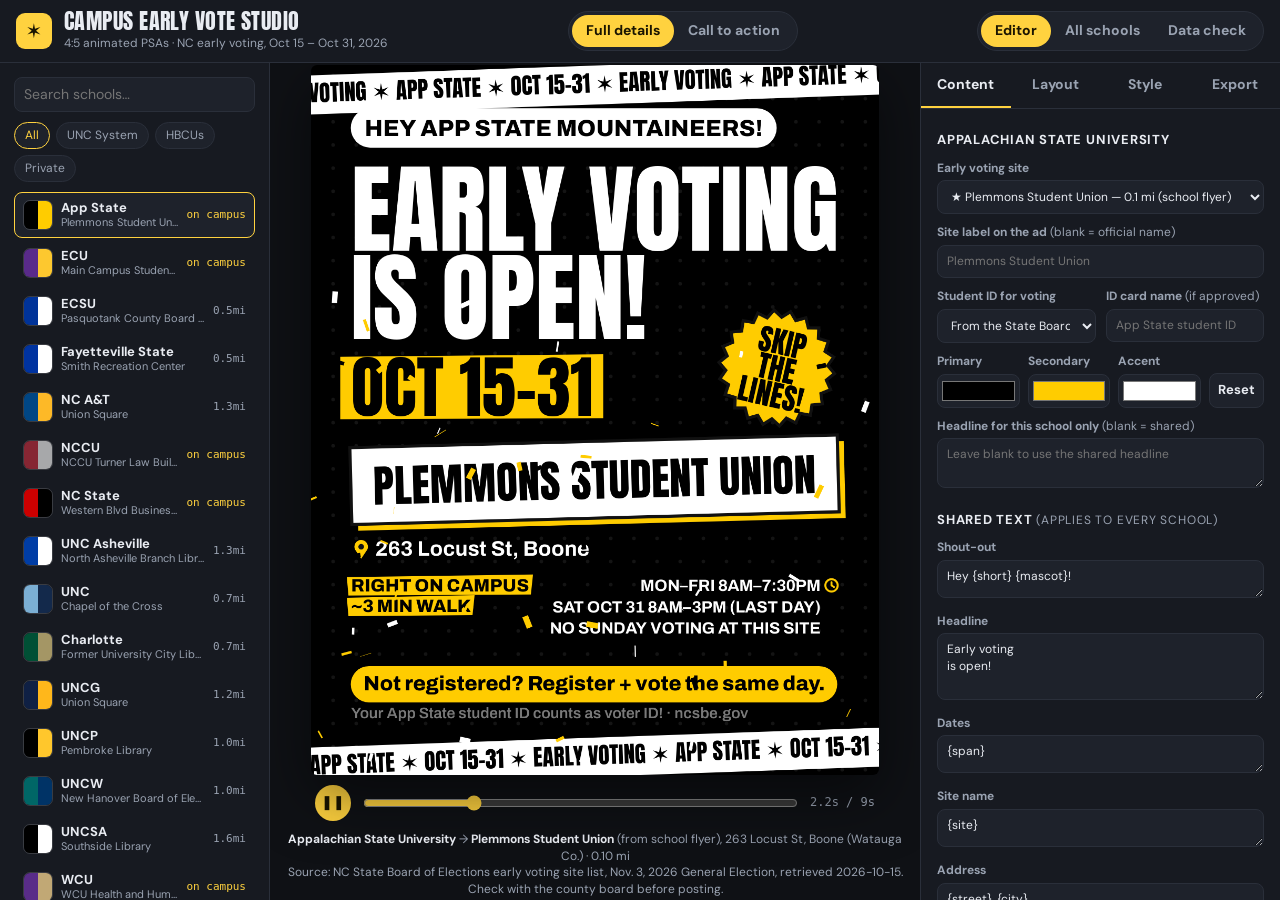
<file: index.html>
<!doctype html>
<html lang="en">
<head>
<meta charset="utf-8">
<meta name="viewport" content="width=device-width, initial-scale=1">
<title>Campus Early Vote Studio</title>
<link rel="preconnect" href="https://fonts.googleapis.com">
<link rel="preconnect" href="https://fonts.gstatic.com" crossorigin>
<link href="https://fonts.googleapis.com/css2?family=Anton&family=Archivo:wght@400;600;700;800;900&family=Bowlby+One&family=DM+Sans:wght@400;600;700;800&family=Bungee&family=Space+Grotesk:wght@400;600;700&family=Permanent+Marker&family=Rubik:wght@400;600;700;800&family=Bricolage+Grotesque:opsz,wght@12..96,500;12..96,800&family=Caveat:wght@700&display=swap" rel="stylesheet">
<link rel="stylesheet" href="styles.css">
</head>
<body>
<header class="topbar">
  <div class="brand">
    <span class="brand-mark">✶</span>
    <div>
      <h1>Campus Early Vote Studio</h1>
      <p class="sub">4:5 animated PSAs · NC early voting, Oct 15 – Oct 31, 2026</p>
    </div>
  </div>
  <div class="view-toggle" role="tablist" aria-label="Ad version">
    <button class="seg" data-variant="full" title="Site, address, hours, distance and ID reminder">Full details</button>
    <button class="seg" data-variant="cta" title="No site, hours, address or ID: just a big tap prompt">Call to action</button>
  </div>
  <div class="view-toggle" role="tablist">
    <button class="seg active" data-view="single">Editor</button>
    <button class="seg" data-view="grid">All schools</button>
    <button class="seg" data-view="table">Data check</button>
  </div>
</header>

<main class="app">
  <!-- Schools -->
  <aside class="panel left">
    <input id="search" type="search" placeholder="Search schools…" autocomplete="off">
    <div class="chips" id="filters">
      <button class="chip active" data-f="all">All</button>
      <button class="chip" data-f="public">UNC System</button>
      <button class="chip" data-f="hbcu">HBCUs</button>
      <button class="chip" data-f="private">Private</button>
    </div>
    <ul id="schoolList" class="school-list"></ul>
  </aside>

  <!-- Stage -->
  <section class="stage" id="stageSingle">
    <div class="canvas-wrap" id="canvasWrap">
      <canvas id="ad" width="1080" height="1350"></canvas>
      <canvas id="overlay" width="1080" height="1350"></canvas>
      <div class="rec-badge" id="recBadge" hidden>● REC</div>
    </div>
    <div class="transport">
      <button id="playBtn" class="icon-btn" title="Play / pause (space)">❚❚</button>
      <input id="scrub" type="range" min="0" max="1000" value="0">
      <span id="timeRead" class="mono">0.0s</span>
    </div>
    <div class="site-note" id="siteNote"></div>
  </section>

  <section class="stage grid-stage" id="stageGrid" hidden>
    <div class="grid-head">
      <p>Every ad, frozen at <input id="gridTime" type="number" step="0.5" min="0" value="4" class="num-sm">s. Click any card to edit it.</p>
    </div>
    <div class="ad-grid" id="adGrid"></div>
  </section>

  <section class="stage table-stage" id="stageTable" hidden>
    <p class="muted">Student IDs: approvals from the State Board's 2025–26 list (valid through Dec 31, 2026); schools not confirmed get a general photo-ID line instead. Each school's chosen early voting site. Students can only vote early in the county where they're registered, so the picker only offers sites in the campus county. ⚠ marks places to double-check before publishing.</p>
    <div class="table-scroll"><table id="dataTable"></table></div>
  </section>

  <!-- Controls -->
  <aside class="panel right">
    <div class="tabs" role="tablist">
      <button class="tab active" data-tab="content">Content</button>
      <button class="tab" data-tab="layout">Layout</button>
      <button class="tab" data-tab="style">Style</button>
      <button class="tab" data-tab="export">Export</button>
    </div>

    <div class="tab-body" data-body="content">
      <h3 id="schoolTitle">School</h3>
      <label>Early voting site
        <select id="siteSelect"></select>
      </label>
      <label>Site label on the ad <span class="hint">(blank = official name)</span>
        <input id="siteLabel" type="text" placeholder="e.g. Talley Student Union">
      </label>
      <div class="row2">
        <label>Student ID for voting
          <select id="idStatus">
            <option value="default">From the State Board list</option>
            <option value="yes">Approved: say so on the ad</option>
            <option value="no">Not approved: don't mention</option>
          </select>
        </label>
        <label>ID card name <span class="hint">(if approved)</span>
          <input id="idCard" type="text">
        </label>
      </div>
      <div class="color-row">
        <label>Primary<input type="color" id="c0"></label>
        <label>Secondary<input type="color" id="c1"></label>
        <label>Accent<input type="color" id="c2"></label>
        <button id="resetColors" class="ghost sm" title="Back to default school colors">Reset</button>
      </div>
      <label>Headline for this school only <span class="hint">(blank = shared)</span>
        <textarea id="schoolHeadline" rows="2" placeholder="Leave blank to use the shared headline"></textarea>
      </label>

      <h3>Shared text <span class="hint">(applies to every school)</span></h3>
      <div id="textFields"></div>
      <details class="tokens">
        <summary>Fill-in tokens</summary>
        <p>Use these in any text field. They fill in per school:</p>
        <ul id="tokenList"></ul>
      </details>
      <div class="row2">
        <label>Hours format
          <select id="hoursMode">
            <option value="compact">Compact</option>
            <option value="full">Full schedule</option>
          </select>
        </label>
        <label>Countdown as of
          <input type="date" id="asOf">
        </label>
      </div>
    </div>

    <div class="tab-body" data-body="layout" hidden>
      <p class="hint">Drag items on the ad to move them. Arrow keys nudge (hold Shift for bigger steps). Layout is saved per template.</p>
      <ul id="layerList" class="layer-list"></ul>
      <div id="layerProps" class="layer-props"></div>
      <button id="resetLayout" class="ghost">Reset this template's layout</button>
    </div>

    <div class="tab-body" data-body="style" hidden>
      <h3>Template</h3>
      <div id="templatePick" class="template-pick"></div>
      <label>Type pairing
        <select id="fontPreset"></select>
      </label>
      <label>Background color
        <select id="colorMode">
          <option value="primary">Primary color</option>
          <option value="secondary">Secondary color</option>
          <option value="dark">Dark (tinted)</option>
          <option value="paper">Paper (off-white)</option>
        </select>
      </label>
      <label>Background pattern
        <select id="pattern">
          <option value="none">None</option>
          <option value="dots">Dots</option>
          <option value="halftone">Halftone</option>
          <option value="stripes">Stripes</option>
          <option value="grid">Grid</option>
        </select>
      </label>
      <label>Ticker band text <span class="hint">(Ticker template)</span>
        <input id="tickerText" type="text">
      </label>
      <div class="row2">
        <label>Length (s)
          <input id="duration" type="number" min="4" max="30" step="0.5">
        </label>
        <label>Ending
          <select id="outro">
            <option value="none">Hold</option>
            <option value="fade">Fade out (loops smoothly)</option>
          </select>
        </label>
      </div>
      <label class="check"><input type="checkbox" id="confetti"> Confetti burst</label>
      <label class="check"><input type="checkbox" id="guides"> Show safe-zone guides (editor only)</label>
    </div>

    <div class="tab-body" data-body="export" hidden>
      <h3>This school</h3>
      <div class="btn-col">
        <button id="exportVideo" class="primary">Record video</button>
        <button id="exportPng" class="ghost">Download still frame (PNG)</button>
      </div>
      <p class="hint" id="formatNote"></p>
      <h3>Batch export</h3>
      <p class="hint">Pick any mix of schools and designs. Every school × design pair becomes one file.</p>
      <div class="bx-quick">
        <button id="bxThisSchool" class="ghost sm">This school × every design</button>
        <button id="bxThisDesign" class="ghost sm">Every school × this design</button>
      </div>
      <div class="bx-head"><b>Schools</b> <span id="bxSchoolCount" class="hint"></span>
        <span class="bx-links"><button data-bx-s="all">All</button><button data-bx-s="listed">Listed</button><button data-bx-s="none">None</button></span></div>
      <div id="bxSchools" class="bx-list"></div>
      <div class="bx-head"><b>Designs</b> <span id="bxDesignCount" class="hint"></span>
        <span class="bx-links"><button data-bx-d="all">All</button><button data-bx-d="full">All full</button><button data-bx-d="cta">All CTA</button><button data-bx-d="none">None</button></span></div>
      <table id="bxDesigns" class="bx-grid"></table>
      <div class="row2">
        <label>Format
          <select id="bxFormat"><option value="png">Still images (PNG)</option><option value="video">Videos</option></select>
        </label>
        <label>Folders in the ZIP
          <select id="bxGroup"><option value="school">One per school</option><option value="design">One per design</option><option value="flat">No folders</option></select>
        </label>
      </div>
      <label class="check"><input type="checkbox" id="bxZip" checked> Bundle everything into one .zip</label>
      <p class="hint" id="bxSummary"></p>
      <button id="bxStart" class="primary">Export</button>
      <button id="bxCancel" class="ghost" hidden>Stop after this file</button>
      <div id="batchProgress" class="progress" hidden><div></div><span></span></div>
      <h3>Settings</h3>
      <div class="btn-col">
        <button id="saveSettings" class="ghost">Save settings file (.json)</button>
        <label class="ghost file-btn">Load settings file<input type="file" id="loadSettings" accept="application/json" hidden></label>
        <button id="resetAll" class="ghost danger">Reset everything</button>
      </div>
    </div>
  </aside>
</main>

<script src="vendor/mp4-muxer.js"></script>
<script src="data.js"></script>
<script src="app.js"></script>
</body>
</html>
</file>
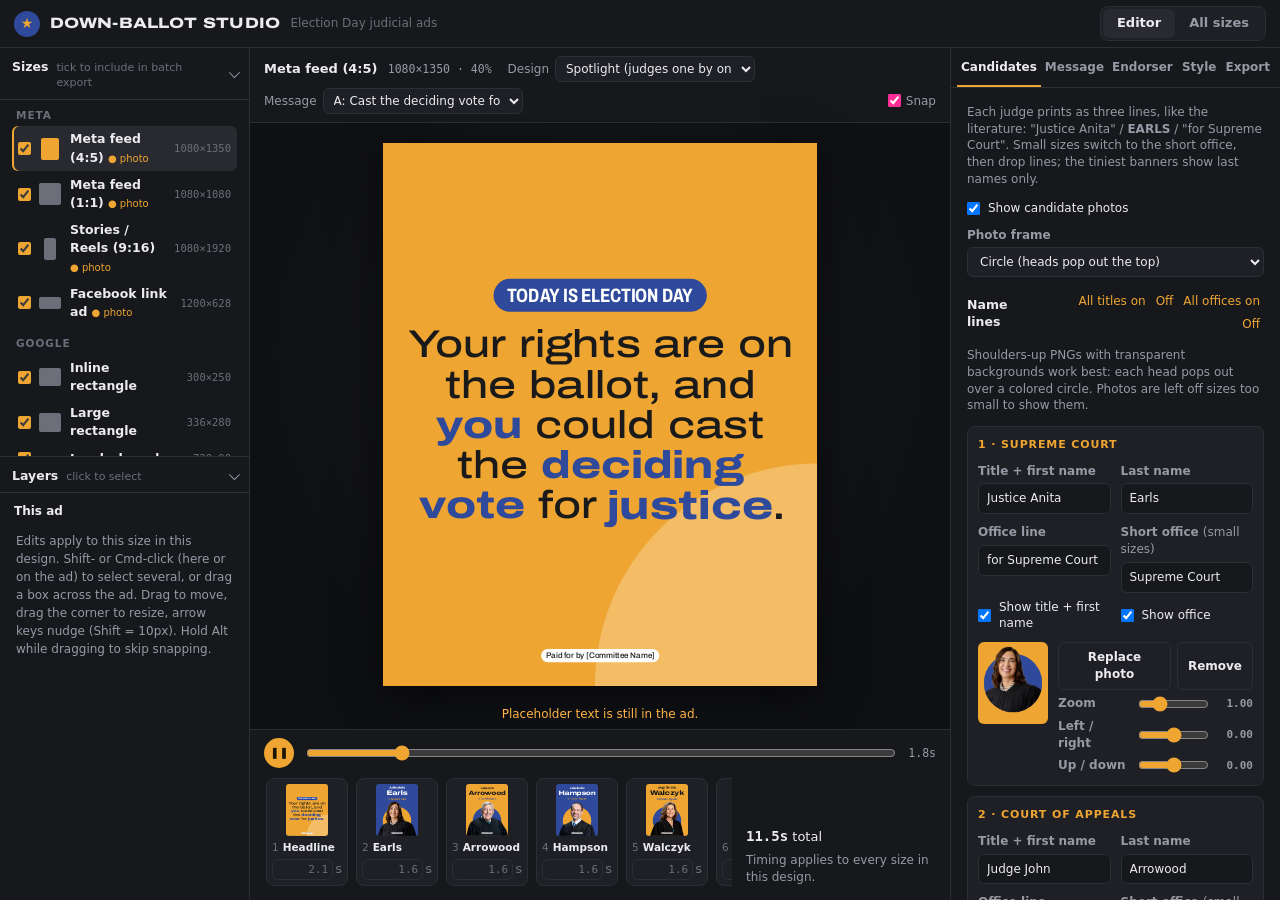
<file: judicial/index.html>
<!doctype html>
<html lang="en">
<head>
<meta charset="utf-8">
<meta name="viewport" content="width=device-width, initial-scale=1">
<meta name="build" content="20261026142626">
<title>Down-Ballot Studio</title>
<link rel="preconnect" href="https://fonts.googleapis.com">
<link rel="preconnect" href="https://fonts.gstatic.com" crossorigin>
<link href="https://fonts.googleapis.com/css2?family=Archivo:wdth,wght@62..125,100..900&family=Permanent+Marker&display=swap" rel="stylesheet">
<link rel="stylesheet" href="styles.css?v=20261026142626">
</head>
<body>
<header class="topbar">
  <div class="brand">
    <span class="brand-mark" aria-hidden="true">★</span>
    <h1>Down-Ballot Studio</h1>
    <span class="sub">Election Day judicial ads</span>
  </div>
  <div class="view-toggle" role="tablist">
    <button class="seg active" data-view="single">Editor</button>
    <button class="seg" data-view="grid">All sizes</button>
  </div>
</header>

<main class="app">
  <!-- Sizes -->
  <aside class="panel left">
    <section class="lsec" id="secSizes">
      <button class="lsec-head" data-lsec="sizes"><b>Sizes</b><span class="hint">tick to include in batch export</span><i class="chev" aria-hidden="true"></i></button>
      <div class="lsec-body">
        <ul id="sizeList" class="size-list"></ul>
        <div id="customBox" class="custom-box">
          <b>Custom size</b>
          <div class="row2">
            <label>Width (px)<input id="customW" type="number" min="50" max="4000" step="1"></label>
            <label>Height (px)<input id="customH" type="number" min="50" max="4000" step="1"></label>
          </div>
        </div>
      </div>
    </section>
    <section class="lsec" id="secLayers">
      <button class="lsec-head" data-lsec="layers"><b>Layers</b><span class="hint">click to select</span><i class="chev" aria-hidden="true"></i></button>
      <div class="lsec-body"><div id="layerList" class="layer-list"></div></div>
    </section>
  </aside>

  <!-- Stage -->
  <section class="stage" id="stageSingle">
    <div class="stage-bar">
      <span id="sizeInfo" class="size-info"></span>
      <label class="inline">Design <select id="layoutPick"></select></label>
      <label class="inline">Message <select id="msgPick"></select></label>
      <span class="spacer"></span>
      <label class="tog" title="Snap to edges, centers and other elements while dragging (hold Alt to skip)"><input type="checkbox" data-bind="snap"> Snap</label>
      <label class="tog" title="Stories: shade the areas Instagram covers"><input type="checkbox" data-bind="guides"> Safe zone</label>
    </div>
    <div class="canvas-wrap" id="canvasWrap"><canvas id="ad"></canvas></div>
    <div class="warn" id="warnings"></div>
    <div class="timeline">
      <div class="transport">
        <button id="playBtn" class="icon-btn" title="Play / pause (space)">❚❚</button>
        <input id="scrub" type="range" min="0" max="1000" value="0">
        <span id="timeRead" class="mono">0.0s</span>
      </div>
      <div class="slide-strip" id="slideBar" hidden></div>
    </div>
  </section>

  <section class="stage grid-stage" id="stageGrid" hidden>
    <div class="grid-head"><p class="muted">Every size at once, finished. Hover an ad to play it; click to edit it.</p>
      <label class="inline">Preview <select id="gridLayout"></select></label></div>
    <div class="ad-grid" id="adGrid"></div>
  </section>

  <!-- Controls -->
  <aside class="panel right">
    <div id="inspector" class="inspector" hidden></div>
    <div id="settings">
    <div class="tabs" role="tablist">
      <button class="tab active" data-tab="cands">Candidates</button>
      <button class="tab" data-tab="message">Message</button>
      <button class="tab" data-tab="endorser">Endorser</button>
      <button class="tab" data-tab="style">Style</button>
      <button class="tab" data-tab="export">Export</button>
    </div>

    <div class="tab-body" data-body="cands">
      <p class="hint">Each judge prints as three lines, like the literature: "Justice Anita" / <b>EARLS</b> / "for Supreme Court". Small sizes switch to the short office, then drop lines; the tiniest banners show last names only.</p>
      <label class="check"><input type="checkbox" data-bind="candPhotos"> Show candidate photos</label>
      <label>Photo frame
        <select data-bind="frame"><option value="circle">Circle (heads pop out the top)</option><option value="square">Rounded square (heads pop out the top)</option><option value="none">No frame (cutouts stand on the band)</option></select>
      </label>
      <div class="bx-head"><b>Name lines</b><span class="bx-links"><button data-lines="showPrefix:1">All titles on</button><button data-lines="showPrefix:0">Off</button><button data-lines="showOffice:1">All offices on</button><button data-lines="showOffice:0">Off</button></span></div>
      <p class="hint">Shoulders-up PNGs with transparent backgrounds work best: each head pops out over a colored circle. Photos are left off sizes too small to show them.</p>
      <div id="candFields"></div>
    </div>

    <div class="tab-body" data-body="message" hidden>
      <p class="hint">Write a few different messages; each size uses one, so the ads don't all say the same thing. Wrap words in *stars* to make them bold and blue. The short headline is used where the full one wouldn't be readable.</p>
      <div id="msgFields"></div>
      <button id="addMsg" class="ghost">+ Add a message</button>
      <div class="bx-head"><b>Which message each size uses</b><span class="bx-links"><button id="msgSpread">Spread them out</button><button id="msgAllA">All use A</button></span></div>
      <div id="msgSizes" class="msg-sizes"></div>
      <label>Marker note <span class="hint">(handwritten note in the Scrapbook design)</span><input type="text" data-bind="text.note"></label>
      <h3>Every size</h3>
      <label>Disclaimer
        <input type="text" data-bind="text.disclaimer">
      </label>
      <p class="hint">Check the exact wording and minimum type size with your compliance contact. Sizes where it's hidden are listed below.</p>
      <div class="bx-head"><b>Show the disclaimer on</b><span class="bx-links"><button data-all="disclaimer:1">All</button><button data-all="disclaimer:0">None</button></span></div>
      <div id="discSizes" class="bx-list"></div>
    </div>

    <div class="tab-body" data-body="endorser" hidden>
      <div class="photo-row">
        <canvas id="photoThumb" width="160" height="160"></canvas>
        <div class="btn-col">
          <label class="ghost file-btn">Upload photo<input type="file" id="photoFile" accept="image/*" hidden></label>
          <button id="photoClear" class="ghost">Remove photo</button>
        </div>
      </div>
      <div class="prop"><span>Zoom</span><input type="range" min="0.5" max="3" step="0.01" data-bind="endorser.zoom"><output data-out="endorser.zoom"></output></div>
      <div class="prop"><span>Left / right</span><input type="range" min="-3" max="3" step="0.01" data-bind="endorser.x"><output data-out="endorser.x"></output></div>
      <div class="prop"><span>Up / down</span><input type="range" min="-3" max="3" step="0.01" data-bind="endorser.y"><output data-out="endorser.y"></output></div>
      <label>Photo frame
        <select data-bind="endFrame"><option value="circle">Circle</option><option value="square">Rounded square</option><option value="none">No frame</option></select>
      </label>
      <label>Endorser name <span class="hint">(shown beside or under the photo when there's room)</span>
        <input type="text" data-bind="endorser.name">
      </label>
      <div class="bx-head"><b>Show the endorser on</b><span class="bx-links"><button data-all="endorser:big">Large sizes</button><button data-all="endorser:1">All</button><button data-all="endorser:0">None</button></span></div>
      <div id="endSizes" class="bx-list"></div>
    </div>

    <div class="tab-body" data-body="style" hidden>
      <h3>Design</h3>
      <p class="hint"><b>Spotlight</b>: a headline slide, a slide per judge, then an end card with everyone. <b>Front Row</b>: a ticker, a poster headline and the judges side by side. <b>Scrapbook</b>: polaroid cards, a marker note and a starburst button.</p>
      <div class="bx-head"><b>Which design each size uses</b><span class="bx-links"><button data-layout-all="mix">Mix</button><button data-layout-all="spotlight">All spotlight</button><button data-layout-all="frontrow">All front row</button><button data-layout-all="scrapbook">All scrapbook</button></span></div>
      <div id="layoutSizes" class="msg-sizes"></div>
      <h3>Motion</h3>
      <div class="row2">
        <label>Animation style<select data-bind="motion" id="motionPick"></select></label>
        <label class="check pulse"><input type="checkbox" data-bind="pulse"> Button pulses</label>
      </div>
      <div class="row2">
        <label>Length (seconds)<input type="number" min="5" max="15" step="0.5" data-bind="duration"></label>
        <label>Ending<select data-bind="outro"><option value="hold">Hold the finished ad</option><option value="fade">Fade out (loops cleanly)</option></select></label>
      </div>
      <label>GIF motion <span class="hint">(Google sizes)</span><select data-bind="gifMotion"><option value="full">Full: smooth, like the video</option><option value="light">Light: each move in two steps</option><option value="step">Simple: things appear on cue</option></select></label>
      <p class="hint">Google sizes must be GIFs under 150 KB. The less that moves between frames, the more of that goes to color and frame rate, so photos stay crisp. Their preview here shows the GIF motion, and looping motion (the ticker, rays, button shine) stays still in GIFs.</p>
      <p class="hint">Front Row and Scrapbook build in about 3–4 seconds, then hold. Spotlight runs as long as its slides need: set each slide’s length in the strip under the ad. Google GIFs replay to fill 30 seconds, the most Google allows.</p>
      <h3>Colors</h3>
      <div class="color-row">
        <label>Yellow<input type="color" data-bind="colors.yellow"></label>
        <label>Blue<input type="color" data-bind="colors.blue"></label>
        <label>White<input type="color" data-bind="colors.white"></label>
        <label>Text<input type="color" data-bind="colors.black"></label>
      </div>
      <button id="resetColors" class="ghost sm">Reset colors</button>

      <h3>Font</h3>
      <p class="hint">In Adobe Fonts, add <b>Obviously Variable</b> to a web project, add this site's domain (and <code>localhost</code> for local use), then paste the project ID or the embed code here.</p>
      <div class="kit-row">
        <input type="text" id="kitInput" placeholder="e.g. abc1def or the &lt;link&gt; embed code">
        <button id="kitLoad" class="ghost sm">Load</button>
      </div>
      <p class="hint" id="fontStatus"></p>
      <details id="cssBox" class="tokens"><summary>Paste the project's CSS (only if the note above asks)</summary>
        <textarea rows="3" data-bind="font.css" placeholder="@font-face { font-family: &quot;obviously-variable&quot;; src: url(...) ... }"></textarea>
      </details>
      <label>Family name <span class="hint">(as Adobe lists it in the CSS)</span><input type="text" list="famList" data-bind="font.family"></label>
      <p class="hint">Width is a percentage of normal; the font uses the nearest width it has.</p>
      <div class="prop"><span>Wide width</span><input type="range" min="25" max="300" step="1" data-bind="font.wideW"><output data-out="font.wideW"></output></div>
      <div class="prop"><span>Last names</span><input type="range" min="25" max="300" step="1" data-bind="font.lastW"><output data-out="font.lastW"></output></div>
      <div class="prop"><span>Narrow width</span><input type="range" min="25" max="300" step="1" data-bind="font.condW"><output data-out="font.condW"></output></div>
      <div class="prop"><span>Fine print</span><input type="range" min="25" max="300" step="1" data-bind="font.bodyW"><output data-out="font.bodyW"></output></div>
      <p class="hint">Wide: headline, button, endorser name. Last names: the judges' last names. Narrow: "Justice Anita", office lines, the tag.</p>
      <div class="row2">
        <label>Headline weight<select data-bind="font.dWeight"><option>300</option><option>400</option><option>500</option><option>600</option><option>700</option></select></label>
        <label>Bold weight <span class="hint">(highlights, names)</span><select data-bind="font.hWeight"><option>600</option><option>700</option><option>800</option><option>900</option></select></label>
      </div>
      <label>Name-line weight<select data-bind="font.cWeight"><option>300</option><option>400</option><option>500</option><option>600</option><option>700</option></select></label>
      <datalist id="famList"></datalist>
    </div>

    <div class="tab-body" data-body="export" hidden>
      <h3>This size</h3>
      <button id="exportAnim" class="primary">Download animation</button>
      <button id="exportOne" class="ghost">Download still (finished frame)</button>
      <p class="hint">Meta sizes save as MP4 video. Google Display sizes save as animated GIF (Google doesn't take video in display slots), squeezed under 150 KB. Video needs Chrome or Edge.</p>
      <h3>Batch</h3>
      <div class="bx-head"><b>Sizes</b> <span id="bxCount" class="hint"></span><span class="bx-links"><button data-all="batch:1">All</button><button data-all="batch:meta">Meta</button><button data-all="batch:google">Google</button><button data-all="batch:0">None</button></span></div>
      <div id="batchSizes" class="bx-list"></div>
      <div class="row2">
        <label>Export
          <select data-bind="exp.kind"><option value="anim">Animations (MP4 / GIF)</option><option value="still">Still images</option></select>
        </label>
        <label>Still format
          <select data-bind="exp.format"><option value="png">PNG</option><option value="jpg">JPG</option></select>
        </label>
      </div>
      <label class="check"><input type="checkbox" data-bind="exp.stills"> With animations, add a still backup for each Google size</label>
      <label class="check"><input type="checkbox" data-bind="exp.allMessages"> Every message for every checked size (for A/B testing)</label>
      <label class="check"><input type="checkbox" data-bind="exp.cap"> Keep Google sizes under 150 KB (switches to JPG if needed)</label>
      <label class="check"><input type="checkbox" data-bind="exp.zip"> Bundle into one .zip</label>
      <button id="exportBatch" class="primary">Export checked sizes</button>
      <div id="progress" class="progress" hidden><div></div><span></span></div>
      <h3>Settings</h3>
      <div class="btn-col">
        <button id="saveSettings" class="ghost">Save settings file (.json)</button>
        <label class="ghost file-btn">Load settings file<input type="file" id="loadSettings" accept="application/json" hidden></label>
        <button id="resetAll" class="ghost danger">Reset everything</button>
      </div>
    </div>
    </div>
  </aside>
</main>

<script src="../vendor/mp4-muxer.js"></script>
<script src="app.js?v=20261026142626"></script>
<script src="suites.js?v=20261026142626"></script>
</body>
</html>
</file>
<file: styles.css>
:root {
  --bg: #0f1115;
  --panel: #171a21;
  --panel-2: #1e222b;
  --line: #2a2f3a;
  --text: #e9ecf2;
  --muted: #9aa3b2;
  --accent: #ffd23f;
  --accent-ink: #1a1400;
  --danger: #ff6b6b;
  --radius: 10px;
}
* { box-sizing: border-box; }
[hidden] { display: none !important; }
html, body { margin: 0; height: 100%; }
body {
  background: var(--bg);
  color: var(--text);
  font: 14px/1.4 "DM Sans", system-ui, -apple-system, sans-serif;
  display: flex; flex-direction: column;
}
button, input, select, textarea { font: inherit; color: inherit; }
.mono { font-family: ui-monospace, "SF Mono", Menlo, monospace; font-size: 12px; color: var(--muted); }
.muted, .hint { color: var(--muted); }
.hint { font-size: 12px; font-weight: 400; }

/* Top bar */
.topbar {
  display: flex; align-items: center; justify-content: space-between; gap: 16px;
  padding: 10px 16px; border-bottom: 1px solid var(--line); background: var(--panel);
}
.brand { display: flex; align-items: center; gap: 12px; }
.brand-mark {
  width: 36px; height: 36px; border-radius: 9px; display: grid; place-items: center;
  background: var(--accent); color: var(--accent-ink); font-size: 20px; font-weight: 900;
}
.brand h1 { margin: 0; font: 400 22px/1 "Anton", sans-serif; letter-spacing: .02em; text-transform: uppercase; }
.brand .sub { margin: 3px 0 0; color: var(--muted); font-size: 12px; }
.view-toggle { display: flex; background: var(--panel-2); border: 1px solid var(--line); border-radius: 999px; padding: 3px; }
.seg { border: 0; background: none; padding: 6px 14px; border-radius: 999px; cursor: pointer; color: var(--muted); font-weight: 700; }
.seg.active { background: var(--accent); color: var(--accent-ink); }

/* Layout */
.app { flex: 1; display: grid; grid-template-columns: 270px 1fr 360px; min-height: 0; }
.panel { background: var(--panel); overflow-y: auto; min-height: 0; padding: 14px; }
.panel.left { border-right: 1px solid var(--line); display: flex; flex-direction: column; gap: 10px; }
.panel.right { border-left: 1px solid var(--line); padding: 0; }

input[type=search], input[type=text], input[type=number], input[type=date], select, textarea {
  width: 100%; background: var(--panel-2); border: 1px solid var(--line); border-radius: 8px;
  padding: 7px 9px; outline: none;
}
textarea { resize: vertical; min-height: 38px; }
input:focus, select:focus, textarea:focus { border-color: var(--accent); }
label { display: block; font-size: 12px; font-weight: 700; color: var(--muted); margin: 10px 0 0; }
label > input, label > select, label > textarea { margin-top: 4px; color: var(--text); font-weight: 400; }
label.check { display: flex; gap: 8px; align-items: center; color: var(--text); font-weight: 600; }
label.check input { width: auto; margin: 0; }

.chips { display: flex; flex-wrap: wrap; gap: 6px; }
.chip { border: 1px solid var(--line); background: var(--panel-2); border-radius: 999px; padding: 4px 10px; font-size: 12px; cursor: pointer; color: var(--muted); }
.chip.active { border-color: var(--accent); color: var(--accent); }

.school-list { list-style: none; margin: 0; padding: 0; display: flex; flex-direction: column; gap: 2px; }
.school-list li button {
  width: 100%; display: grid; grid-template-columns: 30px minmax(0, 1fr) auto; align-items: center; gap: 8px;
  padding: 7px 8px; border: 1px solid transparent; border-radius: 8px; background: none; cursor: pointer; text-align: left;
}
.school-list li button:hover { background: var(--panel-2); }
.school-list li button.active { background: var(--panel-2); border-color: var(--accent); }
.swatch { width: 30px; height: 30px; border-radius: 7px; display: grid; grid-template-columns: 1fr 1fr; overflow: hidden; border: 1px solid rgba(255,255,255,.15); }
.swatch i { display: block; }
.sname { min-width: 0; font-weight: 700; font-size: 13px; line-height: 1.15; }
.ssub { display: block; font-size: 11px; color: var(--muted); font-weight: 400; white-space: nowrap; overflow: hidden; text-overflow: ellipsis; max-width: 100%; }
.dist { white-space: nowrap; font-size: 11px; color: var(--muted); font-family: ui-monospace, Menlo, monospace; }
.dist.on { color: var(--accent); }

/* Stage */
.stage { display: flex; flex-direction: column; align-items: center; justify-content: center; gap: 10px; padding: 16px; min-height: 0; min-width: 0; overflow: hidden; }
.canvas-wrap {
  position: relative; height: min(calc(100vh - 190px), 1350px); aspect-ratio: 4 / 5; max-width: 100%;
  border-radius: 6px; overflow: hidden; box-shadow: 0 20px 60px rgba(0,0,0,.5); flex-shrink: 0;
}
.canvas-wrap canvas { position: absolute; inset: 0; width: 100%; height: 100%; }
#overlay { cursor: default; }
.rec-badge { position: absolute; top: 10px; right: 10px; background: #e11; color: #fff; font-weight: 800; padding: 3px 8px; border-radius: 6px; font-size: 12px; }
.transport { display: flex; align-items: center; gap: 10px; width: min(100%, 560px); }
.transport input[type=range] { flex: 1; accent-color: var(--accent); }
.icon-btn { width: 36px; height: 36px; border-radius: 50%; border: 0; background: var(--accent); color: var(--accent-ink); cursor: pointer; font-weight: 900; }
.site-note { font-size: 12px; color: var(--muted); text-align: center; max-width: 620px; }
.site-note b { color: var(--text); }
.warn { color: #ffb347; }

/* Grid */
.grid-stage { justify-content: flex-start; overflow-y: auto; align-items: stretch; }
.grid-head p { margin: 0; color: var(--muted); }
.num-sm { width: 64px !important; display: inline-block; padding: 3px 6px !important; }
.ad-grid { display: grid; grid-template-columns: repeat(auto-fill, minmax(190px, 1fr)); gap: 14px; }
.ad-card { background: var(--panel); border: 1px solid var(--line); border-radius: var(--radius); overflow: hidden; cursor: pointer; text-align: left; padding: 0; }
.ad-card:hover { border-color: var(--accent); }
.ad-card canvas { width: 100%; aspect-ratio: 4/5; display: block; }
.ad-card div { padding: 8px 10px; font-size: 12px; }
.ad-card b { display: block; font-size: 13px; }
.ad-card span { color: var(--muted); }

/* Table */
.table-stage { justify-content: flex-start; align-items: stretch; overflow: hidden; }
.table-scroll { overflow: auto; }
table { border-collapse: collapse; width: 100%; font-size: 12px; }
th, td { border-bottom: 1px solid var(--line); padding: 6px 8px; text-align: left; vertical-align: top; }
th { position: sticky; top: 0; background: var(--panel); color: var(--muted); }
td.num { font-family: ui-monospace, Menlo, monospace; white-space: nowrap; }

/* Right panel */
.tabs { display: grid; grid-template-columns: repeat(4, 1fr); position: sticky; top: 0; background: var(--panel); border-bottom: 1px solid var(--line); z-index: 2; }
.tab { border: 0; background: none; padding: 12px 0; cursor: pointer; color: var(--muted); font-weight: 700; border-bottom: 2px solid transparent; }
.tab.active { color: var(--text); border-bottom-color: var(--accent); }
.tab-body { padding: 4px 16px 24px; }
h3 { font-size: 13px; margin: 18px 0 2px; text-transform: uppercase; letter-spacing: .06em; }
.color-row { display: grid; grid-template-columns: repeat(3, 1fr) auto; gap: 8px; align-items: end; }
.color-row input[type=color] { width: 100%; height: 34px; padding: 2px; border: 1px solid var(--line); border-radius: 8px; background: var(--panel-2); }
.row2 { display: grid; grid-template-columns: 1fr 1fr; gap: 10px; }
.tokens { margin-top: 10px; font-size: 12px; color: var(--muted); }
.tokens summary { cursor: pointer; font-weight: 700; }
.tokens ul { padding-left: 0; list-style: none; columns: 2; }
.tokens code { color: var(--accent); }

button.primary, button.ghost, label.ghost {
  display: block; width: 100%; padding: 9px 12px; border-radius: 8px; cursor: pointer; font-weight: 700; text-align: center; margin-top: 8px;
}
button.primary { background: var(--accent); color: var(--accent-ink); border: 0; }
button.ghost, label.ghost { background: var(--panel-2); border: 1px solid var(--line); color: var(--text); font-size: 13px; }
button.ghost.sm { padding: 7px 8px; margin: 0; }
button.danger { color: var(--danger); }
button:disabled { opacity: .5; cursor: not-allowed; }
.btn-col { display: flex; flex-direction: column; }

.template-pick { display: grid; grid-template-columns: 1fr 1fr; gap: 8px; margin-top: 6px; }
.template-pick button { border: 1px solid var(--line); background: var(--panel-2); border-radius: 8px; padding: 10px; cursor: pointer; text-align: left; }
.template-pick button b { display: block; font-size: 13px; }
.template-pick button span { font-size: 11px; color: var(--muted); }
.template-pick button.active { border-color: var(--accent); }

.layer-list { list-style: none; padding: 0; margin: 10px 0; display: flex; flex-direction: column; gap: 2px; }
.layer-list li { display: flex; align-items: center; gap: 6px; padding: 5px 6px; border-radius: 7px; cursor: pointer; border: 1px solid transparent; }
.layer-list li:hover { background: var(--panel-2); }
.layer-list li.active { border-color: var(--accent); background: var(--panel-2); }
.layer-list li .eye { width: 26px; height: 22px; border: 0; background: none; cursor: pointer; opacity: .9; }
.layer-list li.hidden-layer span { opacity: .4; text-decoration: line-through; }
.layer-props { border-top: 1px solid var(--line); padding-top: 4px; }
.prop { display: grid; grid-template-columns: 84px 1fr 52px; align-items: center; gap: 8px; margin-top: 8px; font-size: 12px; color: var(--muted); font-weight: 700; }
.prop input[type=range] { accent-color: var(--accent); width: 100%; }
.prop output { font-family: ui-monospace, Menlo, monospace; font-size: 11px; text-align: right; }
.prop select { grid-column: 2 / 4; }
.align-btns { grid-column: 2 / 4; display: flex; gap: 4px; }
.align-btns button { flex: 1; padding: 5px; border-radius: 6px; border: 1px solid var(--line); background: var(--panel-2); cursor: pointer; }
.align-btns button.active { border-color: var(--accent); color: var(--accent); }

.progress { margin-top: 10px; height: 26px; background: var(--panel-2); border-radius: 6px; position: relative; overflow: hidden; border: 1px solid var(--line); }
.progress div { position: absolute; inset: 0 auto 0 0; background: var(--accent); width: 0; transition: width .2s; }
.progress span { position: relative; font-size: 12px; line-height: 26px; padding-left: 8px; mix-blend-mode: difference; color: #fff; }

@media (max-width: 1100px) {
  body { height: auto; }
  .app { grid-template-columns: 1fr; overflow: visible; }
  .stage { overflow: visible; }
  .panel.left { max-height: 220px; border-right: 0; border-bottom: 1px solid var(--line); }
  .panel.right { border-left: 0; border-top: 1px solid var(--line); }
  .canvas-wrap { height: auto; width: min(100%, 520px); }
  .topbar { flex-wrap: wrap; }
}

/* batch export builder */
.bx-quick { display: grid; grid-template-columns: 1fr 1fr; gap: 6px; margin: 8px 0 4px; }
.bx-quick button { margin: 0; font-size: 12px; }
.bx-head { display: flex; align-items: center; gap: 6px; margin-top: 12px; font-size: 13px; }
.bx-links { margin-left: auto; display: flex; gap: 2px; }
.bx-links button { background: none; border: 0; color: var(--accent); font-size: 12px; cursor: pointer; padding: 2px 4px; }
.bx-list { max-height: 190px; overflow: auto; border: 1px solid var(--line); border-radius: 8px; padding: 6px 8px; margin-top: 6px; display: grid; grid-template-columns: 1fr 1fr; gap: 2px 8px; background: var(--panel-2); }
.bx-list label, .bx-grid label { display: flex; align-items: center; gap: 6px; font-size: 12px; margin: 0; font-weight: 600; color: var(--text); cursor: pointer; }
.bx-grid { width: 100%; border-collapse: collapse; margin-top: 6px; font-size: 12px; }
.bx-grid th { text-align: left; font-weight: 700; color: var(--muted); padding: 4px; }
.bx-grid td { padding: 3px 4px; border-top: 1px solid var(--line); }
.bx-grid td:first-child { font-weight: 700; }
.bx-list input, .bx-grid input { width: auto; margin: 0; }
.id-sel { font-size: 12px; padding: 3px 4px; width: auto; }
</file>
<file: judicial/styles.css>
:root {
  --bg: #0f1013;
  --panel: #17181c;
  --panel-2: #1f2025;
  --panel-3: #282a30;
  --line: #2c2e35;
  --line-2: #393b44;
  --text: #ececf0;
  --muted: #9799a4;
  --faint: #6c6e79;
  --accent: #efa531;
  --accent-ink: #1a1405;
  --sel: #ff2d95;
  --blue2: #2f4a9b;
  --danger: #ff7a70;
  --display: "obviously-variable", "Archivo", sans-serif;
  --body: system-ui, -apple-system, "Segoe UI", Roboto, "Archivo", sans-serif;
  --mono: ui-monospace, "SF Mono", Menlo, monospace;
}
* { box-sizing: border-box; }
[hidden] { display: none !important; }
html, body { margin: 0; height: 100%; }
body { background: var(--bg); color: var(--text); font: 13px/1.4 var(--body); display: flex; flex-direction: column; }
button, input, select, textarea { font: inherit; color: inherit; }
.muted, .hint { color: var(--muted); }
.hint { font-size: 12px; font-weight: 400; }
code { color: var(--accent); }
.mono { font-family: var(--mono); font-size: 11.5px; color: var(--muted); }

/* top bar */
.topbar { display: flex; align-items: center; justify-content: space-between; gap: 16px; height: 48px; padding: 0 14px; background: var(--panel); border-bottom: 1px solid var(--line); flex-shrink: 0; }
.brand { display: flex; align-items: center; gap: 10px; }
.brand-mark { width: 26px; height: 26px; border-radius: 50%; display: grid; place-items: center; background: var(--blue2); color: var(--accent); font-size: 14px; }
.brand h1 { margin: 0; font: 800 15px/1 var(--display); font-stretch: 125%; letter-spacing: .02em; text-transform: uppercase; }
.brand .sub { color: var(--faint); font-size: 12px; }
.view-toggle { display: flex; background: var(--panel-2); border: 1px solid var(--line); border-radius: 8px; padding: 2px; }
.seg { border: 0; background: none; padding: 5px 14px; border-radius: 6px; cursor: pointer; color: var(--muted); font-weight: 600; }
.seg.active { background: var(--panel-3); color: var(--text); }

/* layout */
.app { flex: 1; display: grid; grid-template-columns: 250px 1fr 330px; min-height: 0; }
.panel { background: var(--panel); overflow-y: auto; min-height: 0; }
.panel.left { border-right: 1px solid var(--line); }
.panel.right { border-left: 1px solid var(--line); }
.lbody { padding: 8px 12px 16px; }

input[type=text], input[type=number], select, textarea {
  width: 100%; background: var(--panel-2); border: 1px solid var(--line); border-radius: 6px; padding: 6px 8px; outline: none;
}
textarea { resize: vertical; min-height: 38px; }
input:focus, select:focus, textarea:focus { border-color: var(--accent); }
input[type=range] { accent-color: var(--accent); }
label { display: block; font-size: 12px; font-weight: 600; color: var(--muted); margin: 10px 0 0; }
label > input, label > select, label > textarea { margin-top: 4px; color: var(--text); font-weight: 400; }
label.check { display: flex; gap: 8px; align-items: center; color: var(--text); font-weight: 500; }
label.check input { width: auto; margin: 0; }

/* panel tabs (left) and settings tabs (right) */
.ptabs, .tabs { display: flex; position: sticky; top: 0; background: var(--panel); border-bottom: 1px solid var(--line); z-index: 2; padding: 0 6px; }
.ptab, .tab { flex: 1; border: 0; background: none; padding: 11px 0 9px; cursor: pointer; color: var(--muted); font-weight: 600; font-size: 12.5px; border-bottom: 2px solid transparent; }
.ptab:hover, .tab:hover { color: var(--text); }
.ptab.active, .tab.active { color: var(--text); border-bottom-color: var(--accent); }
.tab-body { padding: 4px 16px 24px; }
h3 { font-size: 11px; margin: 20px 0 2px; text-transform: uppercase; letter-spacing: .08em; color: var(--muted); }
.row2 { display: grid; grid-template-columns: 1fr 1fr; gap: 10px; }

/* size list */
.lbody > .hint:first-child { margin: 2px 0 6px; }
.size-list { list-style: none; margin: 0; padding: 0; display: flex; flex-direction: column; gap: 1px; }
.size-list .grp { font-size: 10.5px; font-weight: 700; letter-spacing: .09em; text-transform: uppercase; color: var(--faint); margin: 10px 0 3px 4px; }
.size-list li.item { display: grid; grid-template-columns: 20px 1fr; align-items: center; border-radius: 6px; }
.size-list li.item:hover { background: var(--panel-2); }
.size-list li.item.active { background: var(--panel-3); box-shadow: inset 2px 0 0 var(--accent); }
.size-list input { margin: 0 0 0 5px; accent-color: var(--accent); }
.size-list button { display: grid; grid-template-columns: 24px 1fr auto; gap: 8px; align-items: center; padding: 6px 6px; background: none; border: 0; cursor: pointer; text-align: left; }
.size-list .shape { justify-self: center; background: var(--faint); border-radius: 2px; }
.size-list li.active .shape { background: var(--accent); }
.size-list .nm { font-weight: 600; font-size: 12.5px; line-height: 1.2; }
.size-list .dim { font-size: 10.5px; color: var(--faint); font-family: var(--mono); white-space: nowrap; }
.size-list .tagp { font-size: 10px; color: var(--accent); }
.custom-box { border-top: 1px solid var(--line); padding-top: 8px; margin-top: 8px; }

/* layers */
.layers-head { display: flex; flex-direction: column; gap: 2px; margin: 4px 2px 8px; }
.layers-head b { font-size: 12px; }
.layers-sub { font-size: 10.5px; font-weight: 700; letter-spacing: .09em; text-transform: uppercase; color: var(--faint); margin: 12px 4px 4px; }
.layer { display: grid; grid-template-columns: 18px 1fr auto auto; align-items: center; gap: 7px; padding: 5px 6px; border-radius: 6px; cursor: pointer; color: var(--text); }
.layer.child { padding-left: 20px; }
.layer:hover, .layer.hov { background: var(--panel-2); }
.layer.sel { background: rgba(255, 45, 149, .16); box-shadow: inset 2px 0 0 var(--sel); }
.layer.off .ln, .layer.off .lk { opacity: .4; }
.layer .ln { white-space: nowrap; overflow: hidden; text-overflow: ellipsis; font-size: 12.5px; }
.layer svg { width: 14px; height: 14px; fill: none; stroke: currentColor; stroke-width: 1.4; stroke-linecap: round; stroke-linejoin: round; display: block; }
.layer .lk { color: var(--muted); }
.layer .dot { width: 6px; height: 6px; border-radius: 50%; background: var(--accent); }
.layer .eye { background: none; border: 0; padding: 2px; color: var(--faint); cursor: pointer; opacity: 0; }
.layer:hover .eye, .layer.off .eye { opacity: 1; }
.layer .eye:hover { color: var(--text); }
.layer-list > .ghost.sm { margin-top: 14px; }
.layer-list > .hint { margin: 12px 4px 0; line-height: 1.5; }

/* stage */
.stage { display: flex; flex-direction: column; align-items: stretch; min-height: 0; min-width: 0; overflow: hidden; }
.stage-bar { display: flex; align-items: center; flex-wrap: wrap; gap: 6px 16px; padding: 8px 14px; border-bottom: 1px solid var(--line); background: var(--panel); }
.stage-bar .size-info b { margin-right: 6px; }
.stage-bar .spacer { flex: 1; }
.stage-bar label.inline { display: flex; align-items: center; gap: 6px; margin: 0; font-weight: 500; }
.stage-bar select { width: auto; max-width: 230px; padding: 4px 6px; font-size: 12px; margin: 0; }
label.tog { display: flex; align-items: center; gap: 5px; margin: 0; font-weight: 500; color: var(--muted); cursor: pointer; }
label.tog input { margin: 0; accent-color: var(--sel); }
.canvas-wrap { flex: 1; width: 100%; min-height: 0; display: grid; place-items: center; padding: 18px; background: radial-gradient(circle at 50% 40%, #191a1f, var(--bg) 70%); }
.canvas-wrap canvas { display: block; box-shadow: 0 10px 40px rgba(0, 0, 0, .6); }
#ad { touch-action: none; }
.warn { font-size: 12px; color: #ffb347; text-align: center; padding: 0 16px 6px; }
.warn:empty { display: none; }

/* timeline: transport + slide strip */
.timeline { border-top: 1px solid var(--line); background: var(--panel); padding: 8px 14px 10px; display: flex; flex-direction: column; gap: 8px; }
.transport { display: flex; align-items: center; gap: 10px; }
.transport input[type=range] { flex: 1; }
.icon-btn { width: 30px; height: 30px; border-radius: 50%; border: 0; background: var(--accent); color: var(--accent-ink); cursor: pointer; font-weight: 900; font-size: 11px; flex-shrink: 0; }
.slide-strip { display: flex; align-items: flex-end; gap: 14px; }
.strip-cards { display: flex; gap: 8px; overflow-x: auto; padding: 2px 2px 4px; }
.slide-card { flex-shrink: 0; background: var(--panel-2); border: 1px solid var(--line); border-radius: 8px; padding: 5px; cursor: pointer; display: flex; flex-direction: column; gap: 5px; }
.slide-card:hover { border-color: var(--line-2); }
.slide-card canvas { display: block; border-radius: 3px; margin: 0 auto; }
.slide-card.playing { border-color: var(--accent); }
.slide-card.active { border-color: var(--sel); box-shadow: 0 0 0 1px var(--sel); }
.sc-meta { display: flex; align-items: center; justify-content: space-between; gap: 6px; font-size: 11px; }
.sc-name { color: var(--faint); white-space: nowrap; overflow: hidden; text-overflow: ellipsis; max-width: 80px; }
.sc-name b { color: var(--text); font-weight: 600; margin-left: 4px; }
.sc-len { display: flex; align-items: center; gap: 2px; color: var(--faint); }
.sc-len input { width: 44px; padding: 2px 4px; font-size: 11px; font-family: var(--mono); text-align: right; }
.strip-side { display: flex; flex-direction: column; gap: 6px; min-width: 150px; max-width: 220px; padding-bottom: 4px; }
.strip-total b { font-family: var(--mono); font-size: 14px; }

/* inspector */
.inspector section { padding: 12px 16px; border-bottom: 1px solid var(--line); }
.inspector h4 { margin: 0 0 8px; font-size: 11px; text-transform: uppercase; letter-spacing: .08em; color: var(--muted); }
.insp-head { display: flex; align-items: flex-start; justify-content: space-between; gap: 8px; padding: 12px 16px; border-bottom: 1px solid var(--line); position: sticky; top: 0; background: var(--panel); z-index: 2; }
.insp-head small { display: block; color: var(--faint); font-size: 11px; }
.insp-head b { font-size: 14px; color: var(--text); }
.insp-head .x { background: var(--panel-2); border: 1px solid var(--line); border-radius: 6px; width: 28px; height: 28px; cursor: pointer; color: var(--muted); }
.insp-head .x:hover { color: var(--text); }
.grid2 { display: grid; grid-template-columns: 1fr 1fr; gap: 6px 10px; }
label.num { display: grid; grid-template-columns: auto 1fr auto; align-items: center; gap: 6px; margin: 0; background: var(--panel-2); border: 1px solid var(--line); border-radius: 6px; padding: 0 8px; color: var(--faint); font-weight: 600; }
label.num:focus-within { border-color: var(--accent); }
label.num input { border: 0; background: none; padding: 6px 0; margin: 0; font-family: var(--mono); font-size: 12px; min-width: 0; -moz-appearance: textfield; }
label.num input::-webkit-inner-spin-button { opacity: .5; }
label.num input[readonly] { color: var(--faint); }
label.num i { font-style: normal; font-size: 11px; }
.ctl { display: grid; grid-template-columns: 150px 1fr; align-items: center; gap: 10px; margin-top: 8px; }
.ctl .sl { width: 100%; accent-color: var(--sel); }
.ctl.col { grid-template-columns: 70px 1fr; }
.ctl .lab { font-weight: 600; color: var(--faint); font-size: 12px; }
.sws { display: flex; align-items: center; gap: 6px; }
.sw { width: 22px; height: 22px; border-radius: 50%; border: 2px solid var(--line-2); cursor: pointer; padding: 0; }
.sw.on { border-color: var(--sel); box-shadow: 0 0 0 2px rgba(255, 45, 149, .35); }
.sws input[type=color] { width: 26px; height: 24px; padding: 0; border: 1px solid var(--line-2); border-radius: 5px; background: none; cursor: pointer; }
.tk-x { background: none; border: 0; color: var(--muted); cursor: pointer; font-size: 15px; }
#tkMatch { margin-top: 8px; font-size: 12px; }
.align-row { display: grid; grid-template-columns: repeat(6, 1fr); gap: 4px; margin-top: 10px; }
.align-row button { height: 30px; background: var(--panel-2); border: 1px solid var(--line); border-radius: 6px; cursor: pointer; color: var(--muted); display: grid; place-items: center; }
.align-row button:hover { color: var(--text); border-color: var(--line-2); }
.align-row svg { width: 16px; height: 16px; fill: none; stroke: currentColor; stroke-width: 1.3; }
.align-row rect { fill: currentColor; stroke: none; opacity: .75; }
.insp-actions .btn-row > * { flex: 1; }
.insp-actions .hint { margin: 10px 0 0; }
.inspector section > .hint { margin: 6px 0 0; }

/* grid view */
.grid-stage { justify-content: flex-start; align-items: stretch; overflow-y: auto; padding: 16px; gap: 14px; }
.grid-stage p { margin: 0; }
.grid-head { display: flex; flex-wrap: wrap; align-items: center; justify-content: space-between; gap: 8px 16px; }
.grid-head label.inline { display: flex; align-items: center; gap: 6px; margin: 0; }
.grid-head select { width: auto; }
.ad-grid { display: flex; flex-wrap: wrap; gap: 18px; align-items: flex-end; }
.ad-card { background: none; border: 0; padding: 0; cursor: pointer; text-align: left; color: var(--text); }
.ad-card canvas { display: block; border-radius: 3px; outline: 2px solid transparent; outline-offset: 3px; }
.ad-card:hover canvas, .ad-card.active canvas { outline-color: var(--accent); }
.ad-card div { padding-top: 6px; font-size: 12px; }
.ad-card span { color: var(--muted); }

/* settings tabs content */
.cand { border: 1px solid var(--line); border-radius: 8px; padding: 2px 10px 10px; margin-top: 10px; background: var(--panel-2); }
.cand b { display: block; margin-top: 8px; font-size: 11px; color: var(--accent); text-transform: uppercase; letter-spacing: .08em; }
.cand input { background: var(--panel); }
.cand-photo { display: grid; grid-template-columns: 70px 1fr; gap: 10px; align-items: start; margin-top: 10px; }
.cand-photo canvas { width: 70px; height: 82px; border-radius: 6px; background: var(--panel); }
.cand-photo .prop { grid-template-columns: 70px 1fr 38px; margin-top: 4px; }
.btn-row { display: flex; gap: 6px; }
.btn-row > * { margin: 0 !important; }
label.ghost.sm { width: auto; padding: 6px 10px; font-size: 12px; }
.color-row { display: grid; grid-template-columns: repeat(4, 1fr); gap: 8px; }
.color-row input[type=color] { width: 100%; height: 32px; padding: 2px; border: 1px solid var(--line); border-radius: 6px; background: var(--panel-2); }
.kit-row { display: grid; grid-template-columns: 1fr auto; gap: 6px; margin-top: 8px; }
.kit-row button { margin: 0; }
.photo-row { display: grid; grid-template-columns: 96px 1fr; gap: 12px; align-items: center; margin-top: 12px; }
.photo-row canvas { width: 96px; height: 96px; border-radius: 50%; background: var(--panel-2); }

button.primary, button.ghost, label.ghost { display: block; width: 100%; padding: 8px 12px; border-radius: 6px; cursor: pointer; font-weight: 600; text-align: center; margin-top: 8px; }
button.primary { background: var(--accent); color: var(--accent-ink); border: 0; }
button.primary:hover { filter: brightness(1.06); }
button.ghost, label.ghost { background: var(--panel-2); border: 1px solid var(--line); color: var(--text); font-size: 12.5px; }
button.ghost:hover, label.ghost:hover { border-color: var(--line-2); background: var(--panel-3); }
button.ghost.sm { padding: 5px 10px; width: auto; font-size: 12px; margin-top: 0; }
button.danger { color: var(--danger); }
button:disabled { opacity: .5; cursor: not-allowed; }
.btn-col { display: flex; flex-direction: column; }
.btn-col > :first-child { margin-top: 0; }
.prop { display: grid; grid-template-columns: 84px 1fr 44px; align-items: center; gap: 8px; margin-top: 8px; font-size: 12px; color: var(--muted); font-weight: 600; }
.prop input[type=range] { width: 100%; }
.prop output { font-family: var(--mono); font-size: 11px; text-align: right; }
.bx-head { display: flex; align-items: center; gap: 6px; margin-top: 14px; font-size: 12.5px; }
.bx-links { margin-left: auto; display: flex; gap: 2px; flex-wrap: wrap; justify-content: flex-end; }
.bx-links button { background: none; border: 0; color: var(--accent); font-size: 12px; cursor: pointer; padding: 2px 4px; }
.bx-list { border: 1px solid var(--line); border-radius: 6px; padding: 6px 8px; margin-top: 6px; display: grid; grid-template-columns: 1fr 1fr; gap: 3px 8px; background: var(--panel-2); }
.bx-list label { display: flex; align-items: center; gap: 6px; font-size: 12px; margin: 0; font-weight: 500; color: var(--text); cursor: pointer; }
.bx-list input { width: auto; margin: 0; }
.progress { margin-top: 10px; height: 26px; background: var(--panel-2); border-radius: 6px; position: relative; overflow: hidden; border: 1px solid var(--line); }
.progress div { position: absolute; inset: 0 auto 0 0; background: var(--accent); width: 0; transition: width .2s; }
.progress span { position: relative; font-size: 12px; line-height: 26px; padding-left: 8px; mix-blend-mode: difference; color: #fff; }
.msg { border: 1px solid var(--line); border-radius: 8px; padding: 2px 10px 10px; margin-top: 10px; background: var(--panel-2); }
.msg-head { display: flex; align-items: center; justify-content: space-between; margin-top: 8px; }
.msg-head b { font-size: 11px; color: var(--accent); text-transform: uppercase; letter-spacing: .08em; }
.msg-head button { background: none; border: 0; color: var(--danger); font-size: 12px; cursor: pointer; }
.msg input, .msg textarea { background: var(--panel); }
.msg-sizes { display: grid; grid-template-columns: 1fr auto; gap: 4px 10px; align-items: center; margin-top: 6px; font-size: 12px; }
.msg-sizes select { width: auto; padding: 3px 6px; }
.row2.checks { margin-top: 6px; }
.row2.checks label.check { margin: 0; font-size: 12px; }
label.check.pulse { margin-top: 26px; }
.tokens { margin-top: 10px; font-size: 12px; color: var(--muted); }
.tokens summary { cursor: pointer; font-weight: 600; }
.tokens textarea { margin-top: 6px; }

@media (max-width: 1100px) {
  body { height: auto; }
  .app { grid-template-columns: 1fr; }
  .stage { overflow: visible; }
  .canvas-wrap { height: 65vh; flex: none; }
  .panel.left { max-height: 300px; border-right: 0; border-bottom: 1px solid var(--line); }
  .panel.right { border-left: 0; border-top: 1px solid var(--line); }
  .slide-strip { flex-direction: column; align-items: stretch; }
  .strip-side { max-width: none; }
}

/* refinements */
.ptab, .tab { padding-left: 4px; padding-right: 4px; font-size: 12px; }
label.num input::-webkit-inner-spin-button, label.num input::-webkit-outer-spin-button, .sc-len input::-webkit-inner-spin-button { -webkit-appearance: none; margin: 0; }
.slide-card { min-width: 82px; align-items: stretch; gap: 4px; }
.sc-name { max-width: none; font-size: 10.5px; }
.sc-len input { width: 100%; }
.strip-side { min-width: 0; max-width: 190px; }
.stage-bar select { max-width: 200px; }
.seg-row { display: grid; grid-template-columns: 1fr 1fr; gap: 4px; }
.seg-row button { padding: 6px 8px; background: var(--panel-2); border: 1px solid var(--line); border-radius: 6px; cursor: pointer; font-size: 12px; color: var(--muted); }
.seg-row button:hover { color: var(--text); border-color: var(--line-2); }
.seg-row button.on { color: var(--text); border-color: var(--sel); background: rgba(255, 45, 149, .14); }

/* left panel: Sizes stacked over Layers, each folds away */
.panel.left { display: flex; flex-direction: column; overflow: hidden; }
.lsec { display: flex; flex-direction: column; min-height: 0; border-bottom: 1px solid var(--line); }
#secSizes { flex: 0 1 auto; max-height: 48%; }
#secLayers { flex: 1 1 auto; border-bottom: 0; }
.panel.left:has(#secLayers.collapsed) #secSizes { max-height: none; flex: 1 1 auto; }
.lsec-head { display: flex; align-items: baseline; gap: 8px; width: 100%; padding: 10px 12px 8px; background: var(--panel); border: 0; border-bottom: 1px solid var(--line); cursor: pointer; text-align: left; color: var(--text); flex-shrink: 0; }
.lsec-head b { font-size: 12.5px; }
.lsec-head .hint { flex: 1; font-size: 11px; color: var(--faint); }
.lsec-head .chev { width: 8px; height: 8px; border-right: 1.5px solid var(--muted); border-bottom: 1.5px solid var(--muted); transform: rotate(45deg) translateY(-2px); align-self: center; }
.lsec.collapsed .chev { transform: rotate(-45deg); }
.lsec.collapsed .lsec-body { display: none; }
.lsec.collapsed { flex: 0 0 auto; }
.lsec-body { overflow-y: auto; padding: 6px 12px 14px; min-height: 0; }
.size-list .grp:first-child { margin-top: 2px; }
.size-list button { padding: 4px 6px; }

.stale-bar { background: var(--accent); color: var(--accent-ink); padding: 8px 14px; font-weight: 600; display: flex; gap: 12px; align-items: center; justify-content: center; }
.stale-bar button { background: var(--accent-ink); color: #fff; border: 0; border-radius: 6px; padding: 5px 12px; cursor: pointer; font-weight: 600; }
.align-row.two { grid-template-columns: 1fr 1fr; margin-top: 4px; }
.align-row.two button { display: flex; align-items: center; justify-content: center; gap: 6px; font-size: 11.5px; }
.align-row button:disabled { opacity: .35; cursor: not-allowed; }
.inspector h4 .cnt { background: var(--panel-3); color: var(--muted); border-radius: 8px; padding: 0 6px; margin-left: 4px; font-size: 10px; letter-spacing: 0; }
.stagger { display: grid; grid-template-columns: 70px 90px 1fr; align-items: center; gap: 8px; margin-top: 10px; }
.stagger .lab { font-weight: 600; color: var(--faint); font-size: 12px; }
.stagger .ghost.sm { margin: 0; }
label.num input::placeholder { color: var(--faint); font-family: var(--body); }
</file>
